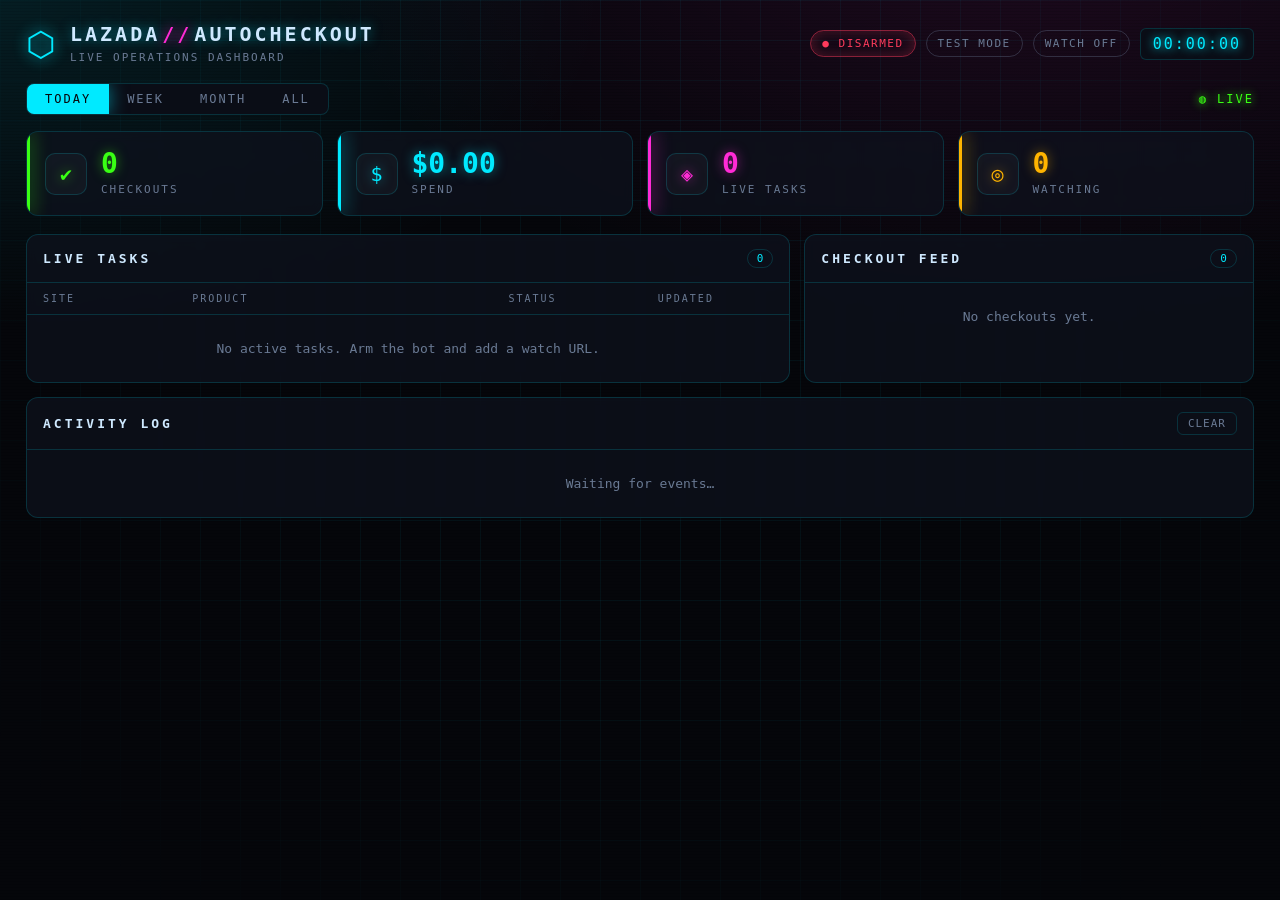
<file: Lazada Extension/dashboard.html>
<!DOCTYPE html>
<html lang="en">
<head>
  <meta charset="utf-8" />
  <meta name="viewport" content="width=device-width, initial-scale=1" />
  <title>LAZADA // AUTOCHECKOUT — Live Dashboard</title>
  <link rel="stylesheet" href="dashboard.css" />
</head>
<body>
  <div class="scanlines"></div>
  <div class="grid-bg"></div>

  <div class="wrap">

    <!-- Top bar -->
    <header class="topbar">
      <div class="brand">
        <span class="hex">⬡</span>
        <div class="brand-text">
          <h1>LAZADA<span class="accent">//</span>AUTOCHECKOUT</h1>
          <span class="sub">live operations dashboard</span>
        </div>
      </div>
      <div class="topbar-right">
        <span id="pill-bot" class="pill pill-off">● DISARMED</span>
        <span id="pill-test" class="pill pill-mute">TEST MODE</span>
        <span id="pill-watch" class="pill pill-mute">WATCH OFF</span>
        <span id="clock" class="clock">00:00:00</span>
      </div>
    </header>

    <!-- Period filter -->
    <div class="filters">
      <div class="seg" id="period">
        <button data-p="today" class="active">TODAY</button>
        <button data-p="week">WEEK</button>
        <button data-p="month">MONTH</button>
        <button data-p="all">ALL</button>
      </div>
      <span id="conn" class="conn">◍ LIVE</span>
    </div>

    <!-- Stat cards -->
    <section class="stats">
      <div class="stat stat-green">
        <div class="stat-ico">✔</div>
        <div class="stat-body"><span id="s-checkouts" class="stat-num">0</span><span class="stat-label">CHECKOUTS</span></div>
      </div>
      <div class="stat stat-cyan">
        <div class="stat-ico">$</div>
        <div class="stat-body"><span id="s-spend" class="stat-num">$0.00</span><span class="stat-label">SPEND</span></div>
      </div>
      <div class="stat stat-magenta">
        <div class="stat-ico">◈</div>
        <div class="stat-body"><span id="s-live" class="stat-num">0</span><span class="stat-label">LIVE TASKS</span></div>
      </div>
      <div class="stat stat-amber">
        <div class="stat-ico">◎</div>
        <div class="stat-body"><span id="s-watching" class="stat-num">0</span><span class="stat-label">WATCHING</span></div>
      </div>
    </section>

    <!-- Main grid -->
    <section class="main">
      <div class="panel panel-tasks">
        <div class="panel-head"><h2>LIVE TASKS</h2><span id="tasks-count" class="tag">0</span></div>
        <div class="table-head">
          <span>SITE</span><span>PRODUCT</span><span>STATUS</span><span>UPDATED</span>
        </div>
        <div id="tasks" class="table-body">
          <div class="empty">No active tasks. Arm the bot and add a watch URL.</div>
        </div>
      </div>

      <div class="panel panel-feed">
        <div class="panel-head"><h2>CHECKOUT FEED</h2><span id="wins-count" class="tag">0</span></div>
        <div id="wins" class="feed">
          <div class="empty">No checkouts yet.</div>
        </div>
      </div>
    </section>

    <!-- Activity log -->
    <section class="panel panel-log">
      <div class="panel-head"><h2>ACTIVITY LOG</h2><button id="clear" class="mini-btn">CLEAR</button></div>
      <div id="log" class="log">
        <div class="empty">Waiting for events…</div>
      </div>
    </section>

  </div>

  <script src="dashboard.js"></script>
</body>
</html>
</file>
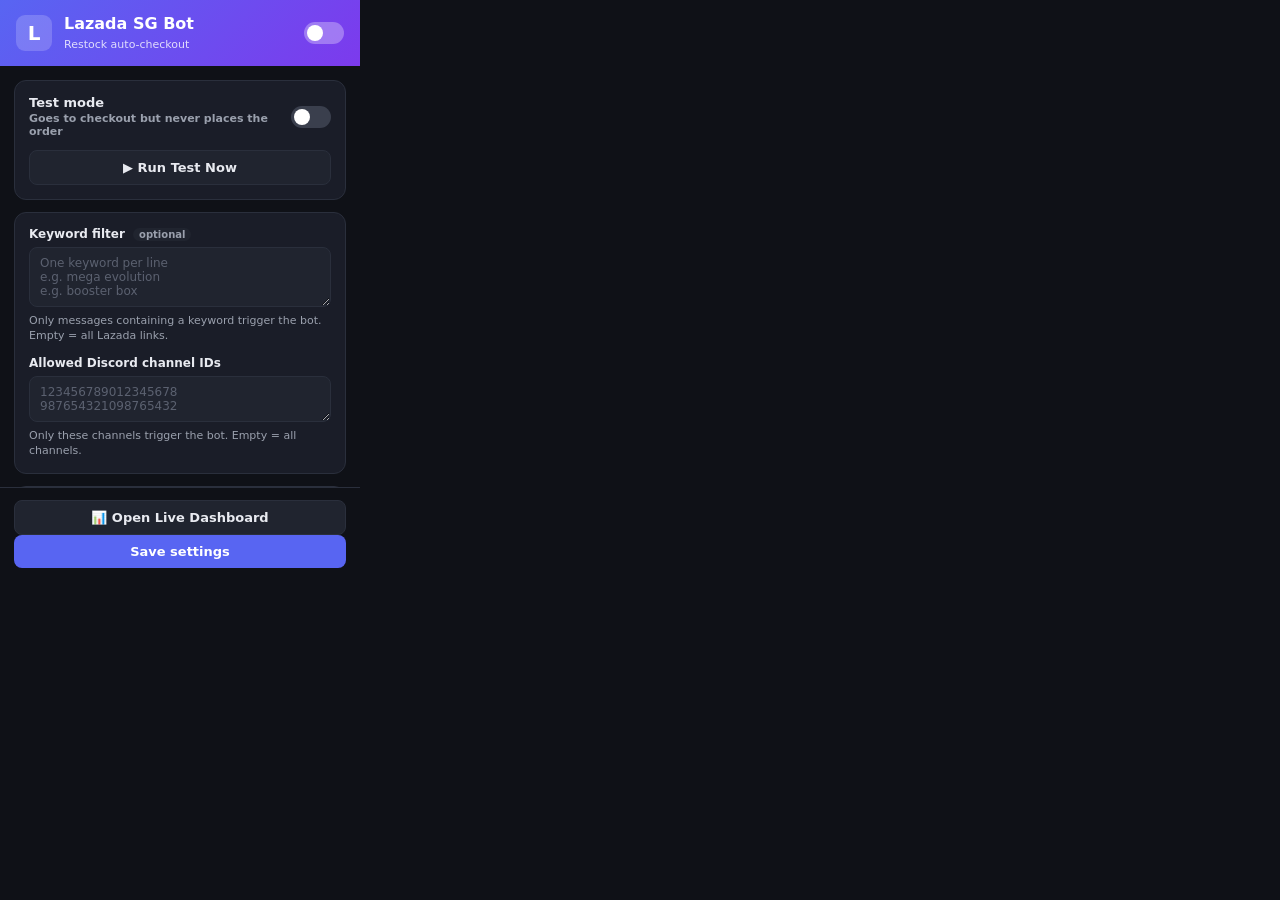
<file: Lazada Extension/popup.html>
<!DOCTYPE html>
<html>
<head>
  <meta charset="utf-8" />
  <title>Lazada SG Bot</title>
  <link rel="stylesheet" href="popup.css" />
</head>
<body>
  <div class="app">

    <header class="app-header">
      <div class="logo">L</div>
      <div class="title-wrap">
        <h1>Lazada SG Bot</h1>
        <span class="subtitle">Restock auto-checkout</span>
      </div>
      <label class="switch master" title="Enable / disable bot">
        <input type="checkbox" id="enabled">
        <span class="slider"></span>
      </label>
    </header>

    <main class="body">

      <!-- Test mode -->
      <section class="card">
        <label class="row">
          <div class="row-text">
            <span class="row-title">Test mode</span>
            <span class="row-sub">Goes to checkout but never places the order</span>
          </div>
          <label class="switch">
            <input type="checkbox" id="testMode">
            <span class="slider"></span>
          </label>
        </label>
        <button id="runTestBtn" class="btn btn-ghost">▶ Run Test Now</button>
      </section>

      <!-- Filters -->
      <section class="card">
        <div class="field">
          <label for="keywords">Keyword filter <span class="opt">optional</span></label>
          <textarea id="keywords" rows="3"
            placeholder="One keyword per line&#10;e.g. mega evolution&#10;e.g. booster box"></textarea>
          <p class="hint">Only messages containing a keyword trigger the bot. Empty = all Lazada links.</p>
        </div>

        <div class="field">
          <label for="channels">Allowed Discord channel IDs</label>
          <textarea id="channels" rows="2"
            placeholder="123456789012345678&#10;987654321098765432"></textarea>
          <p class="hint">Only these channels trigger the bot. Empty = all channels.</p>
        </div>
      </section>

      <!-- Direct Lazada watch -->
      <section class="card">
        <label class="row">
          <div class="row-text">
            <span class="row-title">Watch Lazada directly</span>
            <span class="row-sub">Polls the product pages itself — no Discord needed</span>
          </div>
          <label class="switch">
            <input type="checkbox" id="watchEnabled">
            <span class="slider"></span>
          </label>
        </label>
        <div class="field">
          <label for="watchUrls">Product URLs to watch <span class="opt">one per line</span></label>
          <textarea id="watchUrls" rows="3"
            placeholder="https://www.lazada.sg/products/...-i123-s456.html&#10;https://www.lazada.sg/products/...-i789-s012.html"></textarea>
          <p class="hint">Each URL is kept open in a background tab and auto-reloaded until it restocks, then Buy Now fires.</p>
        </div>
        <div class="field-inline sub">
          <label for="watchHeartbeat">Re-open closed tabs every</label>
          <div class="num"><input type="number" id="watchHeartbeat" min="1" step="1"><span class="unit">s</span></div>
        </div>
      </section>

      <!-- Wishlist monitor -->
      <section class="card">
        <label class="row">
          <div class="row-text">
            <span class="row-title">💖 Wishlist monitor</span>
            <span class="row-sub">Alerts on price drops &amp; restocks. Alert-only; pauses on captcha.</span>
          </div>
          <label class="switch">
            <input type="checkbox" id="wishlistEnabled">
            <span class="slider"></span>
          </label>
        </label>
        <div class="field">
          <label for="wishlistUrl">Wishlist page URL</label>
          <input type="text" id="wishlistUrl" placeholder="https://wishlist.lazada.sg/">
        </div>
        <div class="field-inline">
          <label for="wishlistInterval">Check every</label>
          <div class="num"><input type="number" id="wishlistInterval" min="1" step="1"><span class="unit">min</span></div>
        </div>
        <div class="field-inline">
          <label for="wishlistMinDrop">Min price drop to alert</label>
          <div class="num"><input type="number" id="wishlistMinDrop" min="0" step="1"><span class="unit">%</span></div>
        </div>
        <label class="row"><div class="row-text"><span class="row-title">Price-drop alerts</span></div>
          <label class="switch"><input type="checkbox" id="wishlistNotifyDrop"><span class="slider"></span></label></label>
        <label class="row"><div class="row-text"><span class="row-title">Back-in-stock alerts</span></div>
          <label class="switch"><input type="checkbox" id="wishlistNotifyStock"><span class="slider"></span></label></label>
        <button type="button" id="wishlistResumeBtn" class="btn btn-ghost">Resume after captcha</button>
      </section>

      <!-- Shop drop watch -->
      <section class="card">
        <label class="row">
          <div class="row-text">
            <span class="row-title">🎯 Shop drop watch</span>
            <span class="row-sub">Refreshes a shop page & pounces on new releases</span>
          </div>
          <label class="switch">
            <input type="checkbox" id="shopWatchEnabled">
            <span class="slider"></span>
          </label>
        </label>

        <div class="field">
          <label for="shopUrls">Shop pages to watch <span class="opt">one per line</span></label>
          <textarea id="shopUrls" rows="2"
            placeholder="https://www.lazada.sg/shop/pokemon-store-online-singapore/?channelSource=pdp"></textarea>
          <p class="hint">
            Kept open in a background tab and reloaded on the interval below.
            <b>Keep the <code>?…</code> query string</b> — the bare shop URL shows a
            curated view that hides new releases.
          </p>
        </div>

        <div class="field">
          <label for="shopKeywords">Drop keywords <span class="opt">one per line</span></label>
          <textarea id="shopKeywords" rows="3"
            placeholder="first partner illustration&#10;mega evolution&#10;booster box"></textarea>
          <p class="hint">
            A line matches when <b>all</b> its words appear in the product name (any order).
            Any line matching = go. Empty = every new listing.
          </p>
        </div>

        <div class="field">
          <label for="shopExcludeKeywords">Never buy if it contains <span class="opt">optional</span></label>
          <textarea id="shopExcludeKeywords" rows="2"
            placeholder="sleeve&#10;single card&#10;pre order"></textarea>
          <p class="hint">Checked before the keywords above — a match here always wins.</p>
        </div>

        <div class="field-inline">
          <label for="shopMaxPrice">Skip if price over</label>
          <div class="num"><span class="unit">$</span><input type="number" id="shopMaxPrice" min="0" step="1"></div>
        </div>
        <p class="hint">0 = no price cap.</p>

        <div class="field-inline">
          <label for="shopRefresh">Refresh shop every</label>
          <div class="num"><input type="number" id="shopRefresh" min="1.5" step="0.5"><span class="unit">s</span></div>
        </div>

        <div class="field-inline">
          <label for="shopMaxOpen">Max items to open</label>
          <div class="num"><input type="number" id="shopMaxOpen" min="1" step="1"></div>
        </div>

        <div class="divider"></div>

        <label class="row">
          <div class="row-text">
            <span class="row-title">Only brand-new listings</span>
            <span class="row-sub">Ignores everything already on the shop when armed</span>
          </div>
          <label class="switch">
            <input type="checkbox" id="shopOnlyNew">
            <span class="slider"></span>
          </label>
        </label>

        <button id="rearmShopBtn" class="btn btn-ghost">🔄 Re-arm (reset baseline & opened items)</button>
        <p class="hint">
          Turning the watch on re-arms automatically. Use this after a test run, or to let
          it buy the same item again.
        </p>
      </section>

      <!-- Timing -->
      <section class="card">
        <div class="field-inline">
          <label for="cooldown">Cooldown between tabs</label>
          <div class="num"><input type="number" id="cooldown" min="0" step="1"><span class="unit">ms</span></div>
        </div>

        <div class="divider"></div>

        <label class="row">
          <div class="row-text">
            <span class="row-title">Auto-retry when sold out</span>
            <span class="row-sub">Keeps reloading until it restocks</span>
          </div>
          <label class="switch">
            <input type="checkbox" id="autoRetry">
            <span class="slider"></span>
          </label>
        </label>
        <div class="field-inline sub">
          <label for="retryDelay">Retry delay</label>
          <div class="num"><input type="number" id="retryDelay" min="1" step="1"><span class="unit">s</span></div>
        </div>
        <div class="field-inline sub">
          <label for="productWatch">Watch window before reload</label>
          <div class="num"><input type="number" id="productWatch" min="2" step="1"><span class="unit">s</span></div>
        </div>
        <p class="hint">
          A pre-drop item only flips to <b>Buy Now</b> on a fresh page load, so
          <b>watch window + retry delay = your worst-case lag</b> on a drop.
          8s + 3s is a good balance; going much lower reloads hard enough to risk a captcha.
        </p>

        <div class="divider"></div>

        <label class="row">
          <div class="row-text">
            <span class="row-title">Auto-close tab after order</span>
            <span class="row-sub">Tidies up once the order is placed</span>
          </div>
          <label class="switch">
            <input type="checkbox" id="autoClose">
            <span class="slider"></span>
          </label>
        </label>
        <div class="field-inline sub">
          <label for="autoCloseAfter">Close after</label>
          <div class="num"><input type="number" id="autoCloseAfter" min="1" step="1"><span class="unit">s</span></div>
        </div>
      </section>

      <!-- Webhooks -->
      <section class="card">
        <div class="field">
          <label for="logWebhook">Discord log webhook</label>
          <input type="text" id="logWebhook" placeholder="https://discord.com/api/webhooks/...">
          <p class="hint">Every action & status update is posted here.</p>
        </div>

        <div class="field">
          <label for="alertWebhook">Discord alert webhook <span class="opt">@here</span></label>
          <input type="text" id="alertWebhook" placeholder="https://discord.com/api/webhooks/...">
          <p class="hint">Urgent @here pings (captcha, checkout) go here — use a channel you don't mute.</p>
        </div>
      </section>

      <div class="note">
        🧩 Captcha sliders are <b>not</b> auto-solved. When one appears the bot
        raises the tab, beeps, and pings @here so you can solve it instantly.
      </div>

    </main>

    <footer class="app-footer">
      <button id="dashboardBtn" class="btn btn-ghost">📊 Open Live Dashboard</button>
      <button id="saveBtn" class="btn btn-primary">Save settings</button>
      <p id="status" class="status"></p>
    </footer>

  </div>

  <script src="popup.js"></script>
</body>
</html>
</file>
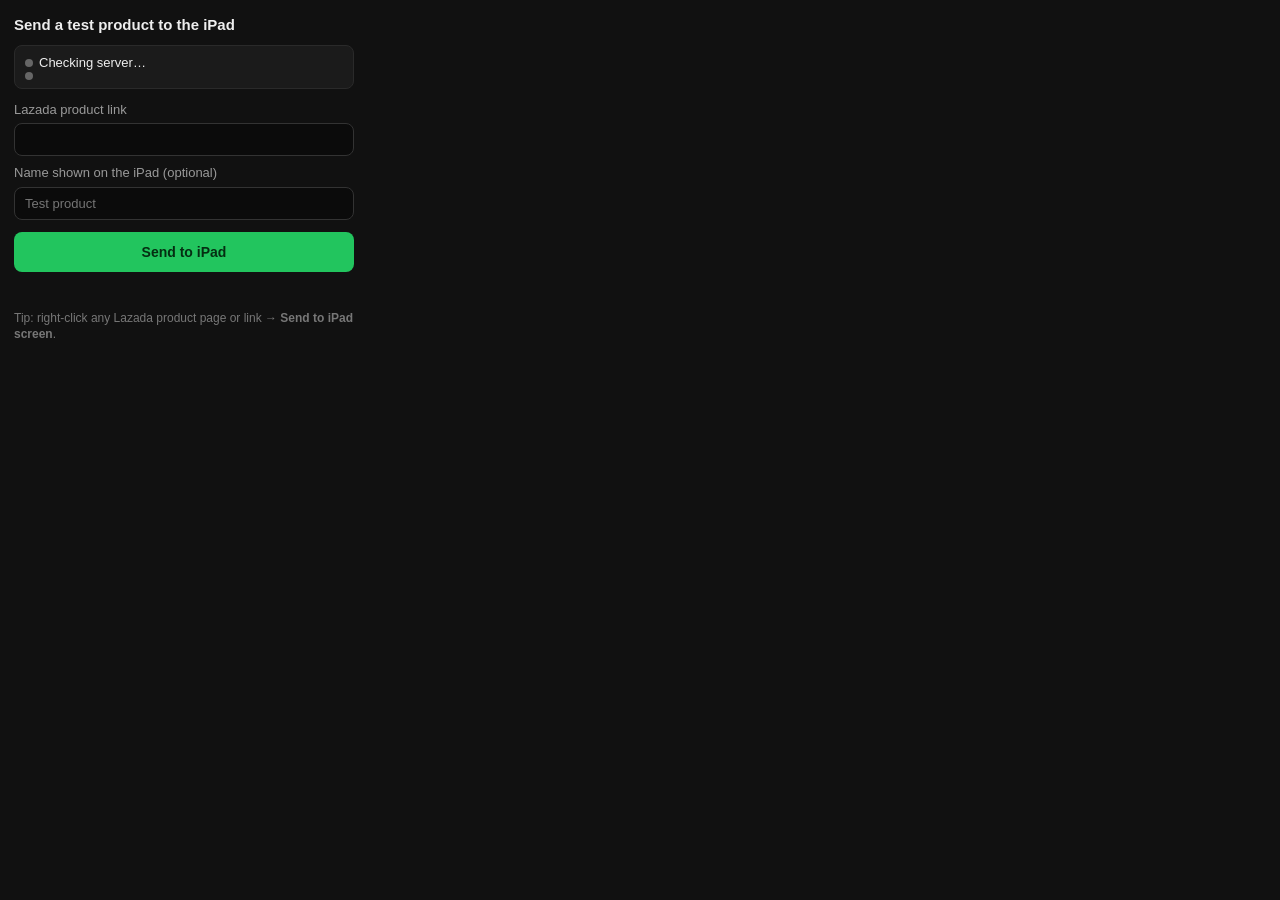
<file: ipad-alert-server/relay-extension/popup.html>
<!doctype html>
<html>
<head>
<meta charset="utf-8">
<style>
  body { width: 340px; margin: 0; padding: 14px; background: #111; color: #eee; font: 13px/1.4 -apple-system, "Segoe UI", Roboto, sans-serif; }
  h1 { font-size: 15px; margin: 0 0 10px; }
  .status { padding: 8px 10px; border-radius: 8px; background: #1b1b1b; border: 1px solid #2a2a2a; margin-bottom: 12px; }
  .status div { display: flex; gap: 6px; align-items: center; }
  .dot { width: 8px; height: 8px; border-radius: 50%; background: #666; flex: none; }
  .dot.ok { background: #22c55e; } .dot.bad { background: #ef4444; } .dot.warn { background: #f59e0b; }
  label { display: block; color: #999; margin: 8px 0 4px; }
  input { width: 100%; box-sizing: border-box; padding: 8px 10px; border-radius: 8px; border: 1px solid #333; background: #0b0b0b; color: #eee; font-size: 13px; outline: none; }
  input:focus { border-color: #555; }
  button { width: 100%; margin-top: 12px; height: 40px; border: 0; border-radius: 8px; background: #22c55e; color: #052e12; font-size: 14px; font-weight: 700; cursor: pointer; }
  button:disabled { opacity: .6; cursor: default; }
  .msg { margin-top: 10px; min-height: 18px; color: #aaa; }
  .msg.ok { color: #4ade80; } .msg.bad { color: #f87171; }
  .hint { margin-top: 10px; color: #777; font-size: 12px; }
</style>
</head>
<body>
  <h1>Send a test product to the iPad</h1>
  <div class="status">
    <div><span class="dot" id="dServer"></span><span id="tServer">Checking server…</span></div>
    <div><span class="dot" id="dDiscord"></span><span id="tDiscord"></span></div>
  </div>
  <label for="url">Lazada product link</label>
  <input id="url" type="url" spellcheck="false">
  <label for="name">Name shown on the iPad (optional)</label>
  <input id="name" type="text" placeholder="Test product">
  <button id="send">Send to iPad</button>
  <div class="msg" id="msg"></div>
  <div class="hint">Tip: right-click any Lazada product page or link → <b>Send to iPad screen</b>.</div>
  <script src="popup.js"></script>
</body>
</html>
</file>
<file: Lazada Extension/dashboard.css>
:root {
  --bg: #05060a;
  --bg2: #0a0d16;
  --panel: rgba(14, 18, 30, 0.72);
  --line: rgba(0, 234, 255, 0.16);
  --cyan: #00eaff;
  --magenta: #ff2bd6;
  --green: #39ff14;
  --amber: #ffb400;
  --red: #ff3b5c;
  --txt: #cfe9ff;
  --muted: #6a7a94;
  --mono: ui-monospace, "Cascadia Code", "Consolas", "SFMono-Regular", monospace;
}

* { box-sizing: border-box; }

html, body {
  margin: 0;
  background: radial-gradient(1200px 700px at 80% -10%, rgba(255,43,214,0.10), transparent 60%),
              radial-gradient(1100px 600px at 0% 0%, rgba(0,234,255,0.10), transparent 55%),
              var(--bg);
  color: var(--txt);
  font-family: var(--mono);
  min-height: 100vh;
}

/* FX overlays */
.grid-bg {
  position: fixed; inset: 0; pointer-events: none; z-index: 0;
  background-image:
    linear-gradient(rgba(0,234,255,0.05) 1px, transparent 1px),
    linear-gradient(90deg, rgba(0,234,255,0.05) 1px, transparent 1px);
  background-size: 40px 40px;
  mask-image: radial-gradient(circle at 50% 30%, #000 40%, transparent 90%);
}
.scanlines {
  position: fixed; inset: 0; pointer-events: none; z-index: 1; opacity: 0.35;
  background: repeating-linear-gradient(transparent 0 2px, rgba(0,0,0,0.25) 2px 3px);
}

.wrap { position: relative; z-index: 2; max-width: 1400px; margin: 0 auto; padding: 22px 26px 60px; }

/* Top bar */
.topbar { display: flex; align-items: center; justify-content: space-between; margin-bottom: 18px; }
.brand { display: flex; align-items: center; gap: 14px; }
.hex { font-size: 34px; color: var(--cyan); text-shadow: 0 0 14px var(--cyan); animation: pulse 3s infinite; }
.brand-text h1 { margin: 0; font-size: 20px; letter-spacing: 3px; font-weight: 700;
  text-shadow: 0 0 12px rgba(0,234,255,0.5); }
.brand-text .accent { color: var(--magenta); text-shadow: 0 0 12px var(--magenta); margin: 0 2px; }
.brand-text .sub { font-size: 11px; color: var(--muted); letter-spacing: 2px; text-transform: uppercase; }

.topbar-right { display: flex; align-items: center; gap: 10px; }
.clock { font-size: 15px; color: var(--cyan); letter-spacing: 2px; padding: 6px 12px;
  border: 1px solid var(--line); border-radius: 6px; background: var(--bg2); text-shadow: 0 0 10px var(--cyan); }

.pill { font-size: 11px; letter-spacing: 1.5px; padding: 6px 11px; border-radius: 20px; border: 1px solid; }
.pill-off { color: var(--red); border-color: rgba(255,59,92,0.5); box-shadow: 0 0 14px rgba(255,59,92,0.25) inset; }
.pill-on { color: var(--green); border-color: rgba(57,255,20,0.55); box-shadow: 0 0 16px rgba(57,255,20,0.3) inset;
  animation: pulse 2s infinite; }
.pill-mute { color: var(--muted); border-color: rgba(106,122,148,0.35); }
.pill-live { color: var(--amber); border-color: rgba(255,180,0,0.5); box-shadow: 0 0 14px rgba(255,180,0,0.25) inset; }

/* Filters */
.filters { display: flex; align-items: center; justify-content: space-between; margin-bottom: 16px; }
.seg { display: inline-flex; border: 1px solid var(--line); border-radius: 8px; overflow: hidden; background: var(--bg2); }
.seg button { background: transparent; color: var(--muted); border: none; padding: 8px 18px; font-family: var(--mono);
  font-size: 12px; letter-spacing: 2px; cursor: pointer; transition: 0.15s; }
.seg button:hover { color: var(--txt); }
.seg button.active { color: var(--bg); background: var(--cyan); text-shadow: none; box-shadow: 0 0 18px rgba(0,234,255,0.5); }
.conn { font-size: 12px; color: var(--green); letter-spacing: 2px; text-shadow: 0 0 10px var(--green); }

/* Stat cards */
.stats { display: grid; grid-template-columns: repeat(4, 1fr); gap: 14px; margin-bottom: 18px; }
.stat { position: relative; display: flex; align-items: center; gap: 14px; padding: 18px;
  background: var(--panel); border: 1px solid var(--line); border-radius: 12px; overflow: hidden;
  backdrop-filter: blur(6px); }
.stat::before { content: ""; position: absolute; left: 0; top: 0; bottom: 0; width: 3px; }
.stat-ico { width: 42px; height: 42px; display: grid; place-items: center; border-radius: 10px; font-size: 20px;
  background: rgba(255,255,255,0.03); border: 1px solid var(--line); }
.stat-num { display: block; font-size: 28px; font-weight: 700; line-height: 1; }
.stat-label { font-size: 11px; color: var(--muted); letter-spacing: 2px; }
.stat-green::before { background: var(--green); box-shadow: 0 0 18px var(--green); }
.stat-green .stat-num, .stat-green .stat-ico { color: var(--green); text-shadow: 0 0 12px rgba(57,255,20,0.5); }
.stat-cyan::before { background: var(--cyan); box-shadow: 0 0 18px var(--cyan); }
.stat-cyan .stat-num, .stat-cyan .stat-ico { color: var(--cyan); text-shadow: 0 0 12px rgba(0,234,255,0.5); }
.stat-magenta::before { background: var(--magenta); box-shadow: 0 0 18px var(--magenta); }
.stat-magenta .stat-num, .stat-magenta .stat-ico { color: var(--magenta); text-shadow: 0 0 12px rgba(255,43,214,0.5); }
.stat-amber::before { background: var(--amber); box-shadow: 0 0 18px var(--amber); }
.stat-amber .stat-num, .stat-amber .stat-ico { color: var(--amber); text-shadow: 0 0 12px rgba(255,180,0,0.5); }

/* Panels */
.main { display: grid; grid-template-columns: 1.7fr 1fr; gap: 14px; margin-bottom: 14px; }
.panel { background: var(--panel); border: 1px solid var(--line); border-radius: 12px; backdrop-filter: blur(6px);
  overflow: hidden; }
.panel-head { display: flex; align-items: center; justify-content: space-between; padding: 14px 16px;
  border-bottom: 1px solid var(--line); }
.panel-head h2 { margin: 0; font-size: 13px; letter-spacing: 3px; color: var(--txt); }
.tag { font-size: 11px; color: var(--cyan); border: 1px solid var(--line); padding: 2px 9px; border-radius: 12px; }
.mini-btn { background: transparent; border: 1px solid var(--line); color: var(--muted); font-family: var(--mono);
  font-size: 11px; letter-spacing: 1px; padding: 4px 10px; border-radius: 6px; cursor: pointer; }
.mini-btn:hover { color: var(--red); border-color: rgba(255,59,92,0.5); }

/* Tasks table */
.table-head, .task-row { display: grid; grid-template-columns: 1.1fr 2.4fr 1.1fr 0.9fr; gap: 8px; align-items: center; }
.table-head { padding: 10px 16px; font-size: 10px; letter-spacing: 2px; color: var(--muted);
  border-bottom: 1px solid var(--line); }
.table-body { max-height: 360px; overflow-y: auto; }
.task-row { padding: 12px 16px; border-bottom: 1px solid rgba(255,255,255,0.04); font-size: 13px; }
.task-row:hover { background: rgba(0,234,255,0.04); }
.t-site { color: var(--muted); font-size: 12px; }
.t-prod { color: var(--txt); white-space: nowrap; overflow: hidden; text-overflow: ellipsis; }
.t-time { color: var(--muted); font-size: 12px; }

.badge { display: inline-block; font-size: 10px; letter-spacing: 1px; padding: 4px 9px; border-radius: 20px;
  border: 1px solid; white-space: nowrap; }
.b-watching { color: var(--cyan); border-color: rgba(0,234,255,0.5); }
.b-sold_out { color: var(--amber); border-color: rgba(255,180,0,0.5); }
.b-buy_now  { color: var(--green); border-color: rgba(57,255,20,0.6); box-shadow: 0 0 12px rgba(57,255,20,0.3) inset; animation: pulse 1.4s infinite; }
.b-checkout { color: var(--magenta); border-color: rgba(255,43,214,0.6); }
.b-captcha  { color: var(--red); border-color: rgba(255,59,92,0.7); box-shadow: 0 0 12px rgba(255,59,92,0.35) inset; animation: pulse 0.9s infinite; }
.b-success  { color: var(--green); border-color: var(--green); box-shadow: 0 0 14px rgba(57,255,20,0.5); }
.b-queued, .b-idle { color: var(--muted); border-color: rgba(106,122,148,0.4); }

/* Checkout feed */
.feed, .log { max-height: 360px; overflow-y: auto; }
.feed-row { display: flex; align-items: center; gap: 12px; padding: 12px 16px; border-bottom: 1px solid rgba(255,255,255,0.04); }
.feed-dot { width: 30px; height: 30px; border-radius: 8px; display: grid; place-items: center; color: var(--green);
  border: 1px solid rgba(57,255,20,0.4); font-size: 14px; }
.feed-main { flex: 1; min-width: 0; }
.feed-title { font-size: 13px; color: var(--txt); white-space: nowrap; overflow: hidden; text-overflow: ellipsis; }
.feed-meta { font-size: 11px; color: var(--muted); }
.feed-amt { color: var(--green); font-size: 13px; text-shadow: 0 0 10px rgba(57,255,20,0.4); }

/* Log */
.panel-log { }
.log-row { display: grid; grid-template-columns: 78px 1fr; gap: 12px; padding: 9px 16px; font-size: 12px;
  border-bottom: 1px solid rgba(255,255,255,0.03); }
.log-time { color: var(--muted); }
.log-msg { color: var(--txt); }
.log-row.k-win .log-msg { color: var(--green); }
.log-row.k-captcha .log-msg { color: var(--red); }
.log-row.k-checkout .log-msg { color: var(--magenta); }
.log-row.k-buy_now .log-msg { color: var(--green); }
.log-row.k-oos .log-msg { color: var(--amber); }

.empty { padding: 26px 16px; color: var(--muted); font-size: 13px; text-align: center; }

/* scrollbars */
::-webkit-scrollbar { width: 8px; height: 8px; }
::-webkit-scrollbar-thumb { background: rgba(0,234,255,0.25); border-radius: 8px; }
::-webkit-scrollbar-track { background: transparent; }

@keyframes pulse { 0%,100% { opacity: 1; } 50% { opacity: 0.55; } }

@media (max-width: 900px) {
  .stats { grid-template-columns: repeat(2, 1fr); }
  .main { grid-template-columns: 1fr; }
}
</file>
<file: Lazada Extension/popup.css>
:root {
  --bg: #0f1117;
  --bg-card: #1a1d28;
  --bg-card-2: #20242f;
  --border: #2a2f3c;
  --text: #e8eaf0;
  --text-dim: #9aa0ad;
  --accent: #5865f2;
  --accent-2: #7c3aed;
  --accent-hover: #4752c4;
  --green: #3ba55d;
  --radius: 12px;
}

* { box-sizing: border-box; }

body {
  margin: 0;
  font-family: "Segoe UI", system-ui, -apple-system, BlinkMacSystemFont, sans-serif;
  background: var(--bg);
  color: var(--text);
}

.app {
  width: 360px;
  display: flex;
  flex-direction: column;
  max-height: 600px;
}

/* ---------- Header ---------- */
.app-header {
  display: flex;
  align-items: center;
  gap: 12px;
  padding: 14px 16px;
  background: linear-gradient(135deg, var(--accent) 0%, var(--accent-2) 100%);
  position: sticky;
  top: 0;
  z-index: 5;
}

.logo {
  width: 36px;
  height: 36px;
  border-radius: 9px;
  background: rgba(255, 255, 255, 0.18);
  display: flex;
  align-items: center;
  justify-content: center;
  font-weight: 800;
  font-size: 20px;
  color: #fff;
  flex-shrink: 0;
}

.title-wrap { flex: 1; min-width: 0; }

h1 {
  font-size: 16px;
  margin: 0;
  color: #fff;
  font-weight: 700;
}

.subtitle {
  font-size: 11px;
  color: rgba(255, 255, 255, 0.8);
}

/* ---------- Body / cards ---------- */
.body {
  padding: 14px;
  display: flex;
  flex-direction: column;
  gap: 12px;
  overflow-y: auto;
}

.card {
  background: var(--bg-card);
  border: 1px solid var(--border);
  border-radius: var(--radius);
  padding: 14px;
  display: flex;
  flex-direction: column;
  gap: 12px;
}

/* ---------- Rows ---------- */
.row {
  display: flex;
  align-items: center;
  justify-content: space-between;
  gap: 12px;
  cursor: pointer;
}

.row-text { display: flex; flex-direction: column; gap: 2px; }
.row-title { font-size: 13px; font-weight: 600; }
.row-sub { font-size: 11px; color: var(--text-dim); }

.divider { height: 1px; background: var(--border); margin: 2px 0; }

/* ---------- Fields ---------- */
.field { display: flex; flex-direction: column; gap: 6px; }

label {
  font-size: 12px;
  font-weight: 600;
  color: var(--text);
}

.opt {
  font-size: 10px;
  font-weight: 600;
  color: var(--text-dim);
  background: var(--bg-card-2);
  padding: 1px 6px;
  border-radius: 99px;
  margin-left: 4px;
}

textarea, input[type="text"], input[type="number"] {
  width: 100%;
  background: var(--bg-card-2);
  border: 1px solid var(--border);
  border-radius: 8px;
  color: var(--text);
  font-size: 12px;
  padding: 8px 10px;
  font-family: inherit;
  resize: vertical;
  transition: border-color 0.15s;
}

textarea:focus, input:focus {
  outline: none;
  border-color: var(--accent);
}

textarea::placeholder, input::placeholder { color: #5b6170; }

.field-inline {
  display: flex;
  align-items: center;
  justify-content: space-between;
  gap: 10px;
}
.field-inline.sub { padding-left: 2px; }

.num {
  display: flex;
  align-items: center;
  gap: 6px;
}
.num input { width: 80px; text-align: right; }
.unit { font-size: 11px; color: var(--text-dim); }

.hint {
  font-size: 11px;
  color: var(--text-dim);
  margin: 0;
  line-height: 1.4;
}

/* ---------- Toggle switch ---------- */
.switch {
  position: relative;
  display: inline-block;
  width: 40px;
  height: 22px;
  flex-shrink: 0;
}
.switch input { opacity: 0; width: 0; height: 0; }
.slider {
  position: absolute;
  inset: 0;
  cursor: pointer;
  background: #3a3f4d;
  border-radius: 99px;
  transition: 0.2s;
}
.slider::before {
  content: "";
  position: absolute;
  height: 16px;
  width: 16px;
  left: 3px;
  top: 3px;
  background: #fff;
  border-radius: 50%;
  transition: 0.2s;
}
.switch input:checked + .slider { background: var(--green); }
.switch input:checked + .slider::before { transform: translateX(18px); }
.switch.master .slider { background: rgba(255, 255, 255, 0.3); }
.switch.master input:checked + .slider { background: #fff; }
.switch.master input:checked + .slider::before { background: var(--accent); }

/* ---------- Buttons ---------- */
.btn {
  width: 100%;
  padding: 9px 0;
  border: none;
  border-radius: 8px;
  cursor: pointer;
  font-weight: 600;
  font-size: 13px;
  font-family: inherit;
  transition: background 0.15s, transform 0.05s;
}
.btn:active { transform: scale(0.99); }

.btn-primary { background: var(--accent); color: #fff; }
.btn-primary:hover { background: var(--accent-hover); }

.btn-ghost {
  background: var(--bg-card-2);
  color: var(--text);
  border: 1px solid var(--border);
}
.btn-ghost:hover { background: #272b38; }

/* ---------- Note ---------- */
.note {
  font-size: 11px;
  line-height: 1.45;
  color: var(--text-dim);
  background: rgba(230, 57, 70, 0.08);
  border: 1px solid rgba(230, 57, 70, 0.3);
  border-radius: 10px;
  padding: 10px 12px;
}
.note b { color: var(--text); }

/* ---------- Footer ---------- */
.app-footer {
  padding: 12px 14px;
  border-top: 1px solid var(--border);
  background: var(--bg);
  position: sticky;
  bottom: 0;
}

.status {
  font-size: 11px;
  margin: 6px 0 0;
  text-align: center;
  min-height: 14px;
}

/* scrollbar */
.body::-webkit-scrollbar { width: 8px; }
.body::-webkit-scrollbar-thumb { background: var(--border); border-radius: 8px; }
.body::-webkit-scrollbar-track { background: transparent; }
</file>
